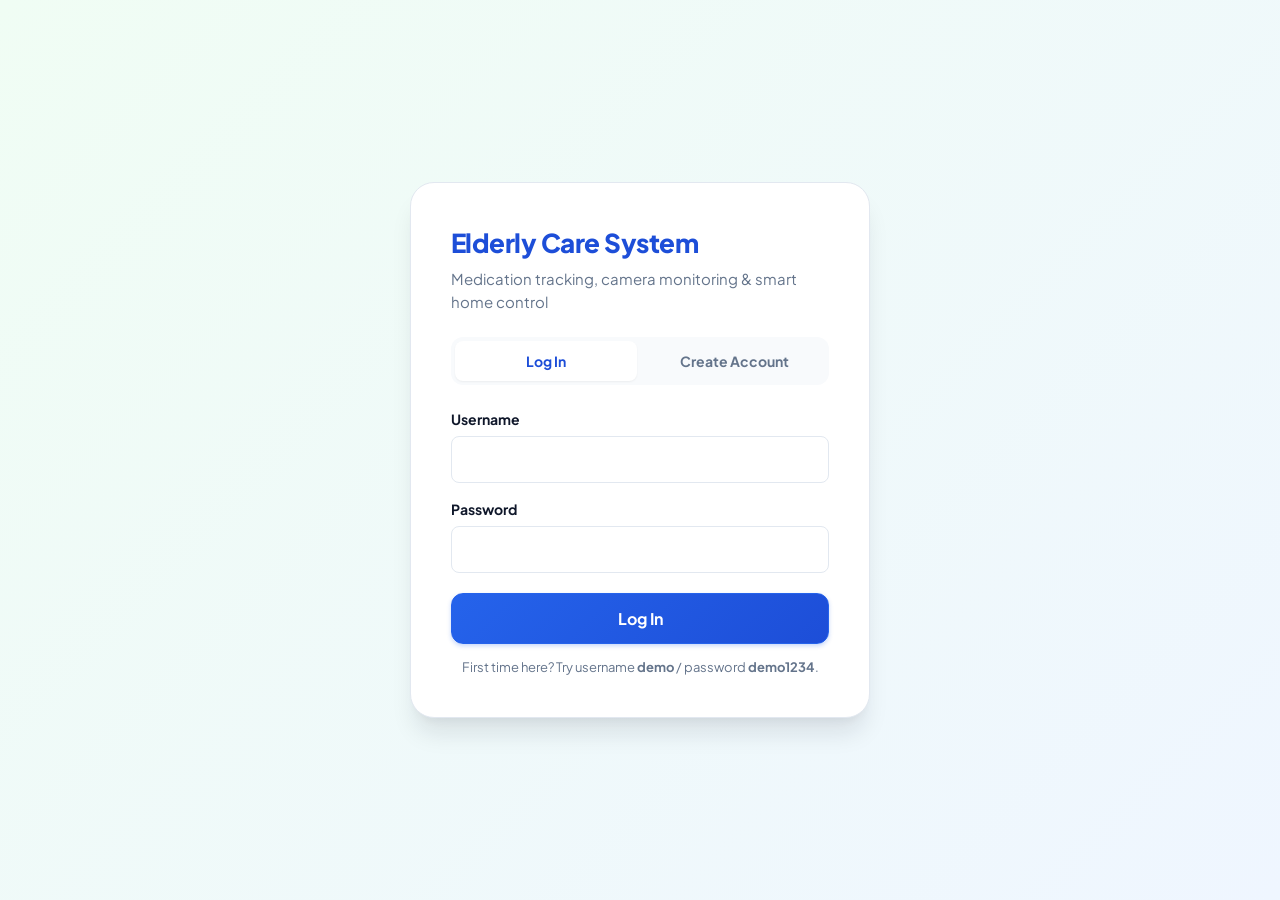
<file: frontend/cameras.html>
<!DOCTYPE html>
<html lang="en">
<head>
<meta charset="UTF-8">
<meta name="viewport" content="width=device-width, initial-scale=1.0">
<title>Cameras - Elderly Care System</title>
<link rel="stylesheet" href="css/style.css">
</head>
<body data-page="cameras">
<div class="app-shell">
  <div id="sidebar-placeholder"></div>
  <div class="main">
    <div class="topbar">
      <div>
        <h1>Camera Monitoring</h1>
        <div class="subtitle">Software-only simulated feeds - hardware-ready for real cameras later</div>
      </div>
      <button class="btn-primary btn-large role-camera-control" id="add-camera-btn">+ Add Camera</button>
    </div>

    <div class="section-note">This prototype simulates camera connections in software. The same API (connect / disconnect / stream) is what a real Raspberry Pi camera would use, so the frontend will not need to change later.</div>

    <div class="card role-camera-control" id="camera-form-card" style="display:none;">
      <h3 class="mt-0">Add Camera</h3>
      <form id="camera-form">
        <label for="cam-name">Camera Name</label>
        <input type="text" id="cam-name" required placeholder="e.g. Bedroom Camera">
        <label for="cam-location">Location</label>
        <input type="text" id="cam-location" placeholder="e.g. Bedroom">
        <div class="btn-row" style="margin-top:20px;">
          <button type="submit" class="btn-primary">Save Camera</button>
          <button type="button" id="cancel-camera-btn">Cancel</button>
        </div>
      </form>
    </div>

    <div id="camera-content">
      <div class="grid grid-2" id="camera-grid"></div>
      <div class="empty-state" id="camera-empty" style="display:none;">No cameras yet. Click "Add Camera" to create one.</div>
    </div>
    <div class="card no-access-card" id="camera-no-access" style="display:none;">
      Camera monitoring is only available to Patient and Family Member accounts.
    </div>
  </div>
</div>

<script src="js/api.js"></script>
<script src="js/common.js"></script>
<script src="js/cameras.js"></script>
</body>
</html>
</file>
<file: frontend/css/style.css>
/* Elderly Care System - Modern Professional Mobile-First Stylesheet
   Design goals: Premium healthcare design, mobile-first responsiveness,
   high accessibility, high-contrast, touch-optimized (48px+ targets),
   fluid micro-interactions and modern glassmorphism. */

@import url('https://fonts.googleapis.com/css2?family=Plus+Jakarta+Sans:wght@400;500;600;700;800&display=swap');

:root {
  --color-primary: #2563eb;
  --color-primary-light: #3b82f6;
  --color-primary-dark: #1d4ed8;
  --color-primary-bg: #eff6ff;
  
  --color-success: #059669;
  --color-success-light: #10b981;
  --color-success-bg: #ecfdf5;
  --color-success-border: #a7f3d0;
  
  --color-danger: #dc2626;
  --color-danger-light: #ef4444;
  --color-danger-bg: #fef2f2;
  --color-danger-border: #fecaca;
  
  --color-warning: #d97706;
  --color-warning-light: #f59e0b;
  --color-warning-bg: #fffbeb;
  --color-warning-border: #fde68a;
  
  --color-info: #0284c7;
  --color-info-bg: #f0f9ff;
  --color-info-border: #bae6fd;
  
  --color-bg: #f8fafc;
  --color-surface: #ffffff;
  --color-surface-hover: #f1f5f9;
  --color-surface-card: #ffffff;
  
  --color-text: #0f172a;
  --color-text-secondary: #334155;
  --color-text-muted: #64748b;
  --color-border: #e2e8f0;
  --color-border-light: #f1f5f9;
  
  --radius-sm: 8px;
  --radius: 12px;
  --radius-lg: 16px;
  --radius-xl: 24px;
  --radius-full: 9999px;
  
  --shadow-sm: 0 1px 2px 0 rgba(0, 0, 0, 0.05);
  --shadow: 0 4px 6px -1px rgba(15, 23, 42, 0.07), 0 2px 4px -2px rgba(15, 23, 42, 0.05);
  --shadow-md: 0 10px 15px -3px rgba(15, 23, 42, 0.08), 0 4px 6px -4px rgba(15, 23, 42, 0.04);
  --shadow-lg: 0 20px 25px -5px rgba(15, 23, 42, 0.1), 0 8px 10px -6px rgba(15, 23, 42, 0.05);
  --shadow-glow: 0 0 15px rgba(37, 99, 235, 0.2);

  --font-main: "Plus Jakarta Sans", -apple-system, BlinkMacSystemFont, "Segoe UI", Roboto, Helvetica, Arial, sans-serif;
  --safe-bottom: env(safe-area-inset-bottom, 0px);
}

* {
  box-sizing: border-box;
  -webkit-tap-highlight-color: transparent;
}

html, body {
  margin: 0;
  padding: 0;
  background: var(--color-bg);
  color: var(--color-text);
  font-family: var(--font-main);
  font-size: 16px;
  line-height: 1.5;
  -webkit-font-smoothing: antialiased;
  -moz-osx-font-smoothing: grayscale;
}

a {
  color: var(--color-primary);
  text-decoration: none;
}

/* ==========================================================================
   App Shell & Desktop Sidebar Layout
   ========================================================================== */

.app-shell {
  display: flex;
  min-height: 100vh;
  position: relative;
}

/* Desktop Sidebar (Left side on screens > 768px) */
.sidebar {
  width: 260px;
  flex-shrink: 0;
  background: var(--color-surface);
  border-right: 1px solid var(--color-border);
  padding: 24px 0;
  position: sticky;
  top: 0;
  height: 100vh;
  overflow-y: auto;
  display: flex;
  flex-direction: column;
  z-index: 40;
}

.sidebar .brand {
  font-size: 20px;
  font-weight: 800;
  padding: 0 24px 20px 24px;
  border-bottom: 1px solid var(--color-border);
  margin-bottom: 16px;
  color: var(--color-primary-dark);
  display: flex;
  align-items: center;
  gap: 10px;
  letter-spacing: -0.02em;
}

.sidebar .brand-icon {
  width: 32px;
  height: 32px;
  border-radius: 8px;
  background: linear-gradient(135deg, var(--color-primary), var(--color-primary-dark));
  color: #fff;
  display: flex;
  align-items: center;
  justify-content: center;
  font-size: 18px;
  box-shadow: var(--shadow-sm);
}

.sidebar nav {
  flex: 1;
  padding: 0 12px;
  display: flex;
  flex-direction: column;
  gap: 4px;
}

.sidebar nav a {
  display: flex;
  align-items: center;
  gap: 12px;
  padding: 12px 16px;
  color: var(--color-text-secondary);
  border-radius: var(--radius);
  font-size: 15px;
  font-weight: 600;
  transition: all 0.18s ease;
  position: relative;
}

.sidebar nav a:hover {
  background: var(--color-surface-hover);
  color: var(--color-primary-dark);
}

.sidebar nav a.active {
  background: var(--color-primary-bg);
  color: var(--color-primary);
  font-weight: 700;
}

.sidebar nav a.active::before {
  content: "";
  position: absolute;
  left: 0;
  top: 8px;
  bottom: 8px;
  width: 4px;
  border-radius: 0 4px 4px 0;
  background: var(--color-primary);
}

.sidebar .nav-icon {
  font-size: 18px;
  width: 24px;
  text-align: center;
  display: inline-flex;
  align-items: center;
  justify-content: center;
}

.unread-badge {
  display: inline-flex;
  align-items: center;
  justify-content: center;
  min-width: 20px;
  height: 20px;
  padding: 0 6px;
  border-radius: var(--radius-full);
  background: var(--color-danger);
  color: #fff;
  font-size: 11px;
  font-weight: 800;
  margin-left: auto;
  box-shadow: 0 2px 4px rgba(220, 38, 38, 0.3);
}

.sidebar-footer {
  margin-top: auto;
  padding: 16px 20px 8px 20px;
  border-top: 1px solid var(--color-border);
  background: #fafbfc;
}

.sidebar-user {
  margin-bottom: 12px;
}

.sidebar-user-name {
  font-weight: 700;
  font-size: 15px;
  color: var(--color-text);
  display: flex;
  align-items: center;
  flex-wrap: wrap;
  gap: 6px;
}

.sidebar-user-caregiver {
  color: var(--color-text-muted);
  font-size: 12px;
  margin-top: 2px;
  word-break: break-all;
}

/* ==========================================================================
   Mobile-First Header & Navigation Components
   ========================================================================== */

/* Mobile Topbar (Hidden on desktop) */
.mobile-topbar {
  display: none;
}

/* Mobile Bottom Navigation (Hidden on desktop) */
.mobile-bottom-nav {
  display: none;
}

/* Mobile Slide Drawer (Hidden on desktop) */
.mobile-drawer, .mobile-drawer-overlay {
  display: none;
}

@media (max-width: 768px) {
  .sidebar {
    display: none !important;
  }

  .app-shell {
    flex-direction: column;
    padding-top: 60px; /* space for fixed mobile topbar */
    padding-bottom: calc(68px + var(--safe-bottom)); /* space for fixed bottom nav */
  }

  /* Mobile Top Header */
  .mobile-topbar {
    display: flex;
    position: fixed;
    top: 0;
    left: 0;
    right: 0;
    height: 60px;
    background: rgba(255, 255, 255, 0.92);
    backdrop-filter: blur(12px);
    -webkit-backdrop-filter: blur(12px);
    border-bottom: 1px solid var(--color-border);
    align-items: center;
    justify-content: space-between;
    padding: 0 16px;
    z-index: 100;
    box-shadow: var(--shadow-sm);
  }

  .mobile-topbar-left {
    display: flex;
    align-items: center;
    gap: 10px;
  }

  .mobile-topbar-brand {
    font-size: 18px;
    font-weight: 800;
    color: var(--color-primary-dark);
    letter-spacing: -0.02em;
    display: flex;
    align-items: center;
    gap: 8px;
  }

  .mobile-topbar-brand .brand-icon {
    width: 28px;
    height: 28px;
    border-radius: 7px;
    background: linear-gradient(135deg, var(--color-primary), var(--color-primary-dark));
    color: #fff;
    display: flex;
    align-items: center;
    justify-content: center;
    font-size: 15px;
  }

  .mobile-topbar-actions {
    display: flex;
    align-items: center;
    gap: 8px;
  }

  .mobile-icon-btn {
    position: relative;
    width: 40px;
    height: 40px;
    border-radius: var(--radius-sm);
    border: 1px solid var(--color-border);
    background: var(--color-surface);
    color: var(--color-text);
    display: flex;
    align-items: center;
    justify-content: center;
    font-size: 18px;
    cursor: pointer;
    padding: 0;
    transition: all 0.15s ease;
  }

  .mobile-icon-btn:active {
    transform: scale(0.94);
    background: var(--color-surface-hover);
  }

  .mobile-icon-btn .unread-badge {
    position: absolute;
    top: -4px;
    right: -4px;
    min-width: 18px;
    height: 18px;
    font-size: 10px;
    padding: 0 4px;
  }

  /* Mobile Bottom Navigation Bar */
  .mobile-bottom-nav {
    display: flex;
    position: fixed;
    bottom: 0;
    left: 0;
    right: 0;
    height: calc(64px + var(--safe-bottom));
    padding-bottom: var(--safe-bottom);
    background: rgba(255, 255, 255, 0.96);
    backdrop-filter: blur(16px);
    -webkit-backdrop-filter: blur(16px);
    border-top: 1px solid var(--color-border);
    z-index: 100;
    box-shadow: 0 -4px 12px rgba(15, 23, 42, 0.05);
    justify-content: space-around;
    align-items: center;
  }

  .mobile-nav-tab {
    flex: 1;
    display: flex;
    flex-direction: column;
    align-items: center;
    justify-content: center;
    gap: 3px;
    color: var(--color-text-muted);
    text-decoration: none;
    font-size: 11px;
    font-weight: 600;
    height: 100%;
    position: relative;
    transition: all 0.15s ease;
    border: none;
    background: none;
    cursor: pointer;
    padding: 0;
  }

  .mobile-nav-tab:active {
    transform: scale(0.92);
  }

  .mobile-nav-tab .tab-icon {
    font-size: 20px;
    line-height: 1;
    position: relative;
  }

  .mobile-nav-tab.active {
    color: var(--color-primary);
    font-weight: 700;
  }

  .mobile-nav-tab.active .tab-icon {
    transform: translateY(-1px);
  }

  .mobile-nav-tab .tab-badge {
    position: absolute;
    top: -4px;
    right: -10px;
    min-width: 16px;
    height: 16px;
    border-radius: var(--radius-full);
    background: var(--color-danger);
    color: #fff;
    font-size: 9px;
    font-weight: 800;
    display: flex;
    align-items: center;
    justify-content: center;
    padding: 0 3px;
  }

  /* Mobile Drawer Overlay */
  .mobile-drawer-overlay {
    display: block;
    position: fixed;
    inset: 0;
    background: rgba(15, 23, 42, 0.5);
    backdrop-filter: blur(4px);
    -webkit-backdrop-filter: blur(4px);
    z-index: 150;
    opacity: 0;
    visibility: hidden;
    transition: opacity 0.25s ease, visibility 0.25s ease;
  }

  .mobile-drawer-overlay.open {
    opacity: 1;
    visibility: visible;
  }

  /* Mobile Slide Drawer */
  .mobile-drawer {
    display: flex;
    flex-direction: column;
    position: fixed;
    top: 0;
    right: 0;
    bottom: 0;
    width: min(85vw, 320px);
    background: var(--color-surface);
    z-index: 160;
    transform: translateX(100%);
    transition: transform 0.3s cubic-bezier(0.16, 1, 0.3, 1);
    box-shadow: -8px 0 25px rgba(0, 0, 0, 0.15);
    overflow-y: auto;
  }

  .mobile-drawer.open {
    transform: translateX(0);
  }

  .mobile-drawer-header {
    display: flex;
    align-items: center;
    justify-content: space-between;
    padding: 18px 20px;
    border-bottom: 1px solid var(--color-border);
  }

  .mobile-drawer-title {
    font-size: 17px;
    font-weight: 800;
    color: var(--color-primary-dark);
  }

  .mobile-drawer-close {
    background: none;
    border: none;
    font-size: 24px;
    line-height: 1;
    color: var(--color-text-muted);
    cursor: pointer;
    padding: 4px;
  }

  .mobile-drawer-user {
    padding: 16px 20px;
    background: var(--color-bg);
    border-bottom: 1px solid var(--color-border);
  }

  .mobile-drawer-nav {
    flex: 1;
    padding: 12px;
    display: flex;
    flex-direction: column;
    gap: 4px;
  }

  .mobile-drawer-nav a {
    display: flex;
    align-items: center;
    gap: 12px;
    padding: 12px 14px;
    color: var(--color-text);
    text-decoration: none;
    font-size: 15px;
    font-weight: 600;
    border-radius: var(--radius);
  }

  .mobile-drawer-nav a.active {
    background: var(--color-primary-bg);
    color: var(--color-primary);
    font-weight: 700;
  }

  .mobile-drawer-footer {
    padding: 16px 20px calc(16px + var(--safe-bottom));
    border-top: 1px solid var(--color-border);
  }
}

/* ==========================================================================
   Main Content Layout & Topbar
   ========================================================================== */

.main {
  flex: 1;
  min-width: 0;
  padding: 32px 40px 60px 40px;
}

.topbar {
  display: flex;
  justify-content: space-between;
  align-items: center;
  margin-bottom: 24px;
  flex-wrap: wrap;
  gap: 14px;
}

.topbar h1 {
  margin: 0;
  font-size: 28px;
  font-weight: 800;
  letter-spacing: -0.02em;
  color: var(--color-text);
}

.topbar .subtitle {
  color: var(--color-text-muted);
  font-size: 15px;
  margin-top: 4px;
  font-weight: 500;
}

/* ==========================================================================
   Cards & Responsive Grid System
   ========================================================================== */

.card {
  background: var(--color-surface);
  border: 1px solid var(--color-border);
  border-radius: var(--radius);
  padding: 24px;
  box-shadow: var(--shadow);
  margin-bottom: 24px;
  transition: transform 0.15s ease, box-shadow 0.15s ease;
}

.card h2 {
  font-size: 20px;
  font-weight: 700;
  margin: 0 0 16px 0;
  color: var(--color-text);
  letter-spacing: -0.01em;
}

.card h3 {
  font-size: 17px;
  font-weight: 700;
  margin: 0 0 12px 0;
  color: var(--color-text);
}

.grid {
  display: grid;
  gap: 20px;
}

.grid-4 { grid-template-columns: repeat(4, 1fr); }
.grid-3 { grid-template-columns: repeat(3, 1fr); }
.grid-2 { grid-template-columns: repeat(2, 1fr); }

@media (max-width: 1100px) {
  .grid-4 { grid-template-columns: repeat(2, 1fr); }
}

@media (max-width: 768px) {
  .main {
    padding: 16px 14px 24px 14px;
  }

  .topbar {
    margin-bottom: 16px;
    gap: 10px;
  }

  .topbar h1 {
    font-size: 22px;
  }

  .topbar .subtitle {
    font-size: 13px;
  }

  .topbar .btn-large {
    width: 100%;
  }

  .card {
    padding: 16px;
    border-radius: var(--radius);
    margin-bottom: 16px;
  }

  .card h2 {
    font-size: 18px;
    margin-bottom: 12px;
  }

  .grid {
    gap: 12px;
  }

  .grid-4, .grid-3, .grid-2 {
    grid-template-columns: 1fr;
  }

  /* Keep stat tiles 2-column on mobile for compact professional dashboard */
  #stat-tiles.grid-4 {
    grid-template-columns: repeat(2, 1fr);
  }
}

@media (max-width: 380px) {
  #stat-tiles.grid-4 {
    grid-template-columns: 1fr;
  }
}

/* ==========================================================================
   Stat Tiles (High-Clarity Dashboard KPI Cards)
   ========================================================================== */

.stat-tile {
  background: var(--color-surface);
  border: 1px solid var(--color-border);
  border-radius: var(--radius);
  padding: 18px 20px;
  box-shadow: var(--shadow-sm);
  display: flex;
  flex-direction: column;
  position: relative;
  overflow: hidden;
  transition: all 0.2s ease;
}

.stat-tile::before {
  content: "";
  position: absolute;
  top: 0;
  left: 0;
  right: 0;
  height: 3px;
  background: var(--color-border);
}

.stat-tile.primary::before { background: linear-gradient(90deg, var(--color-primary), var(--color-primary-light)); }
.stat-tile.success::before { background: linear-gradient(90deg, var(--color-success), var(--color-success-light)); }
.stat-tile.danger::before { background: linear-gradient(90deg, var(--color-danger), var(--color-danger-light)); }
.stat-tile.warning::before { background: linear-gradient(90deg, var(--color-warning), var(--color-warning-light)); }

.stat-tile .stat-label {
  color: var(--color-text-muted);
  font-size: 13px;
  font-weight: 700;
  text-transform: uppercase;
  letter-spacing: 0.04em;
}

.stat-tile .stat-value {
  font-size: 32px;
  font-weight: 800;
  margin-top: 6px;
  letter-spacing: -0.02em;
  color: var(--color-text);
}

.stat-tile.success .stat-value { color: var(--color-success); }
.stat-tile.danger .stat-value { color: var(--color-danger); }
.stat-tile.warning .stat-value { color: var(--color-warning); }
.stat-tile.primary .stat-value { color: var(--color-primary-dark); }

@media (max-width: 768px) {
  .stat-tile {
    padding: 14px;
  }
  .stat-tile .stat-label {
    font-size: 11px;
  }
  .stat-tile .stat-value {
    font-size: 24px;
  }
}

/* ==========================================================================
   Buttons & Interactive Elements (Touch-Friendly 44px+ min)
   ========================================================================== */

button, .btn {
  font-family: inherit;
  font-size: 15px;
  font-weight: 600;
  padding: 10px 18px;
  min-height: 42px;
  border-radius: var(--radius-sm);
  border: 1px solid var(--color-border);
  background: var(--color-surface);
  color: var(--color-text-secondary);
  cursor: pointer;
  display: inline-flex;
  align-items: center;
  justify-content: center;
  gap: 8px;
  transition: all 0.15s ease;
  user-select: none;
}

button:hover, .btn:hover {
  background: var(--color-surface-hover);
  border-color: #cbd5e1;
}

button:active, .btn:active {
  transform: scale(0.98);
}

button:disabled {
  opacity: 0.5;
  cursor: not-allowed;
  transform: none !important;
}

.btn-primary {
  background: linear-gradient(135deg, var(--color-primary), var(--color-primary-dark));
  border-color: var(--color-primary);
  color: #fff !important;
  box-shadow: 0 2px 4px rgba(37, 99, 235, 0.25);
}

.btn-primary:hover {
  background: var(--color-primary-dark);
  border-color: var(--color-primary-dark);
  box-shadow: 0 4px 8px rgba(37, 99, 235, 0.35);
}

.btn-success {
  background: linear-gradient(135deg, var(--color-success-light), var(--color-success));
  border-color: var(--color-success);
  color: #fff !important;
  box-shadow: 0 2px 4px rgba(5, 150, 105, 0.25);
}

.btn-success:hover {
  background: var(--color-success);
}

.btn-danger {
  background: linear-gradient(135deg, var(--color-danger-light), var(--color-danger));
  border-color: var(--color-danger);
  color: #fff !important;
  box-shadow: 0 2px 4px rgba(220, 38, 38, 0.25);
}

.btn-danger:hover {
  background: var(--color-danger);
}

.btn-large {
  font-size: 16px;
  padding: 14px 24px;
  min-height: 48px;
  border-radius: var(--radius);
  font-weight: 700;
}

.btn-block {
  width: 100%;
}

.btn-sm {
  padding: 6px 12px;
  font-size: 13px;
  min-height: 34px;
}

.btn-row {
  display: flex;
  gap: 10px;
  flex-wrap: wrap;
  align-items: center;
}

@media (max-width: 600px) {
  .btn-row {
    width: 100%;
  }
  .btn-row > button, .btn-row > .btn {
    flex: 1 1 120px;
  }
}

/* ==========================================================================
   Forms & Controls
   ========================================================================== */

label {
  display: block;
  font-weight: 700;
  font-size: 14px;
  margin-bottom: 6px;
  margin-top: 16px;
  color: var(--color-text);
}

label:first-child {
  margin-top: 0;
}

input, select, textarea {
  width: 100%;
  font-family: inherit;
  font-size: 16px; /* Prevents auto-zoom in iOS Safari */
  padding: 12px 14px;
  border: 1.5px solid var(--color-border);
  border-radius: var(--radius-sm);
  background: #fff;
  color: var(--color-text);
  min-height: 46px;
  transition: border-color 0.15s ease, box-shadow 0.15s ease;
}

input:focus, select:focus, textarea:focus {
  outline: none;
  border-color: var(--color-primary);
  box-shadow: 0 0 0 3px rgba(37, 99, 235, 0.15);
}

.form-hint {
  color: var(--color-text-muted);
  font-size: 13px;
  margin-top: 6px;
  line-height: 1.4;
}

.checkbox-row {
  display: flex;
  align-items: center;
  gap: 10px;
  margin-top: 16px;
  cursor: pointer;
}

.checkbox-row input {
  width: 20px;
  height: 20px;
  min-height: 20px;
  cursor: pointer;
}

/* ==========================================================================
   Tables & Mobile Responsive Card Transformations
   ========================================================================== */

table {
  width: 100%;
  border-collapse: collapse;
}

th, td {
  text-align: left;
  padding: 14px 12px;
  border-bottom: 1px solid var(--color-border);
  font-size: 15px;
}

th {
  color: var(--color-text-muted);
  font-size: 12px;
  font-weight: 700;
  text-transform: uppercase;
  letter-spacing: 0.05em;
  background: #fafbfc;
}

tr:last-child td {
  border-bottom: none;
}

.table-wrap {
  width: 100%;
  overflow-x: auto;
  border-radius: var(--radius-sm);
}

/* Transform Table into Sleek Mobile Cards on Screens <= 768px */
@media (max-width: 768px) {
  .table-wrap {
    overflow-x: visible;
  }

  table {
    display: block;
    width: 100%;
    min-width: 0 !important;
  }

  table thead {
    display: none; /* Hide traditional table headers on mobile */
  }

  table tbody {
    display: flex;
    flex-direction: column;
    gap: 12px;
    width: 100%;
  }

  table tr {
    display: flex;
    flex-direction: column;
    background: #ffffff;
    border: 1px solid var(--color-border);
    border-radius: var(--radius);
    padding: 14px 16px;
    box-shadow: var(--shadow-sm);
    gap: 6px;
  }

  table tr:hover {
    background: #ffffff;
  }

  table td {
    display: flex;
    justify-content: space-between;
    align-items: center;
    padding: 5px 0;
    border-bottom: 1px dashed var(--color-border-light);
    font-size: 14px;
  }

  table td:last-child {
    border-bottom: none;
    padding-top: 8px;
    margin-top: 4px;
    justify-content: flex-start;
  }

  table td::before {
    content: attr(data-label);
    font-weight: 700;
    color: var(--color-text-muted);
    font-size: 12px;
    text-transform: uppercase;
    letter-spacing: 0.03em;
    flex-shrink: 0;
    margin-right: 12px;
  }

  table td:has(> .btn-row),
  table td:has(> button.role-patient-only) {
    display: flex;
    width: 100%;
  }

  table td .btn-row {
    width: 100%;
    display: flex;
    gap: 6px;
  }

  table td .btn-row > * {
    flex: 1;
    min-height: 38px;
    font-size: 13px;
  }
}

/* ==========================================================================
   Badges, Status Pills & Tags
   ========================================================================== */

.badge {
  display: inline-flex;
  align-items: center;
  gap: 5px;
  padding: 4px 10px;
  border-radius: var(--radius-full);
  font-size: 12px;
  font-weight: 700;
  letter-spacing: 0.02em;
  text-transform: uppercase;
  white-space: nowrap;
}

.badge::before {
  content: "";
  display: inline-block;
  width: 6px;
  height: 6px;
  border-radius: 50%;
  background: currentColor;
}

.badge-taken { background: var(--color-success-bg); color: var(--color-success); border: 1px solid var(--color-success-border); }
.badge-missed { background: var(--color-danger-bg); color: var(--color-danger); border: 1px solid var(--color-danger-border); }
.badge-pending { background: var(--color-warning-bg); color: var(--color-warning); border: 1px solid var(--color-warning-border); }
.badge-low { background: var(--color-danger-bg); color: var(--color-danger); border: 1px solid var(--color-danger-border); }
.badge-normal { background: var(--color-success-bg); color: var(--color-success); border: 1px solid var(--color-success-border); }
.badge-on { background: var(--color-success-bg); color: var(--color-success); border: 1px solid var(--color-success-border); }
.badge-off { background: #f1f5f9; color: var(--color-text-muted); border: 1px solid var(--color-border); }
.badge-online { background: var(--color-success-bg); color: var(--color-success); border: 1px solid var(--color-success-border); }
.badge-offline { background: #f1f5f9; color: var(--color-text-muted); border: 1px solid var(--color-border); }
.badge-streaming { background: var(--color-info-bg); color: var(--color-info); border: 1px solid var(--color-info-border); }

.role-badge {
  display: inline-flex;
  align-items: center;
  padding: 2px 8px;
  border-radius: var(--radius-full);
  font-size: 11px;
  font-weight: 700;
  background: var(--color-primary-bg);
  color: var(--color-primary-dark);
  border: 1px solid #bfdbfe;
  vertical-align: middle;
}

/* ==========================================================================
   Toasts & Notifications System
   ========================================================================== */

#toast-container {
  position: fixed;
  top: 20px;
  right: 20px;
  z-index: 9999;
  display: flex;
  flex-direction: column;
  gap: 10px;
  max-width: 380px;
  pointer-events: none;
}

.toast {
  pointer-events: auto;
  background: var(--color-text);
  color: #fff;
  padding: 14px 18px;
  border-radius: var(--radius);
  box-shadow: var(--shadow-lg);
  font-size: 14px;
  font-weight: 600;
  animation: slideInToast 0.3s cubic-bezier(0.16, 1, 0.3, 1);
  display: flex;
  align-items: center;
  gap: 10px;
}

@keyframes slideInToast {
  from { opacity: 0; transform: translateY(-12px) scale(0.95); }
  to { opacity: 1; transform: translateY(0) scale(1); }
}

.toast.error { background: var(--color-danger); }
.toast.success { background: var(--color-success); }

@media (max-width: 600px) {
  #toast-container {
    top: 70px;
    left: 14px;
    right: 14px;
    max-width: none;
  }
}

/* ==========================================================================
   Medication Reminder Modal (High-Priority Bottom Sheet on Mobile)
   ========================================================================== */

.modal-overlay {
  position: fixed;
  inset: 0;
  background: rgba(15, 23, 42, 0.7);
  backdrop-filter: blur(8px);
  -webkit-backdrop-filter: blur(8px);
  display: flex;
  align-items: center;
  justify-content: center;
  z-index: 9999;
  padding: 16px;
  animation: fadeIn 0.25s ease;
}

@keyframes fadeIn {
  from { opacity: 0; }
  to { opacity: 1; }
}

.reminder-modal {
  background: #ffffff;
  border-radius: var(--radius-xl);
  padding: 36px 28px;
  max-width: 480px;
  width: 100%;
  text-align: center;
  box-shadow: var(--shadow-lg);
  border-top: 8px solid var(--color-warning-light);
  animation: scaleUp 0.3s cubic-bezier(0.16, 1, 0.3, 1);
}

@keyframes scaleUp {
  from { transform: scale(0.92); opacity: 0; }
  to { transform: scale(1); opacity: 1; }
}

.reminder-modal .reminder-kicker {
  color: var(--color-warning);
  font-weight: 800;
  letter-spacing: 0.08em;
  font-size: 13px;
  text-transform: uppercase;
  margin-bottom: 8px;
}

.reminder-modal h2 {
  font-size: 28px;
  font-weight: 800;
  margin: 0 0 6px 0;
  color: var(--color-text);
  letter-spacing: -0.02em;
}

.reminder-modal .reminder-dose {
  font-size: 18px;
  color: var(--color-primary-dark);
  font-weight: 700;
  margin-bottom: 6px;
}

.reminder-modal .reminder-time {
  font-size: 14px;
  color: var(--color-text-muted);
  margin-bottom: 24px;
}

.reminder-modal .btn-row {
  flex-direction: column;
  gap: 12px;
}

.reminder-modal .btn-large {
  width: 100%;
  font-size: 18px;
  padding: 16px;
}

@media (max-width: 600px) {
  .modal-overlay {
    padding: 0;
    align-items: flex-end;
  }
  .reminder-modal {
    max-width: none;
    border-radius: var(--radius-xl) var(--radius-xl) 0 0;
    padding: 28px 20px calc(24px + var(--safe-bottom));
  }
}

/* ==========================================================================
   Notification Items & Lists
   ========================================================================== */

.notification-item {
  display: flex;
  gap: 14px;
  padding: 16px;
  border-bottom: 1px solid var(--color-border);
  border-radius: var(--radius-sm);
  transition: background 0.15s ease;
}

.notification-item:last-child {
  border-bottom: none;
}

.notification-item.unread {
  background: var(--color-primary-bg);
  border: 1px solid #bfdbfe;
}

.notification-item .n-title {
  font-weight: 700;
  font-size: 15px;
  color: var(--color-text);
}

.notification-item .n-meta {
  color: var(--color-text-muted);
  font-size: 13px;
  margin-top: 4px;
  line-height: 1.4;
}

/* ==========================================================================
   Camera Feeds & IoT Devices
   ========================================================================== */

.camera-tile, .device-tile, .sensor-tile {
  background: var(--color-surface);
  border: 1px solid var(--color-border);
  border-radius: var(--radius);
  padding: 20px;
  box-shadow: var(--shadow-sm);
}

.camera-feed {
  margin-top: 14px;
  height: 180px;
  border-radius: var(--radius-sm);
  background: repeating-linear-gradient(135deg, #1e293b, #1e293b 12px, #0f172a 12px, #0f172a 24px);
  color: #94a3b8;
  display: flex;
  align-items: center;
  justify-content: center;
  font-size: 14px;
  font-weight: 600;
  text-align: center;
  padding: 10px;
}

.camera-feed.offline {
  background: #f1f5f9;
  color: var(--color-text-muted);
  border: 1px dashed var(--color-border);
}

.device-tile .device-header {
  display: flex;
  justify-content: space-between;
  align-items: flex-start;
}

/* ==========================================================================
   Auth & Onboarding Pages
   ========================================================================== */

.auth-page {
  min-height: 100vh;
  display: flex;
  align-items: center;
  justify-content: center;
  padding: 20px;
  background: linear-gradient(135deg, #f0fdf4 0%, #eff6ff 100%);
}

.auth-card {
  background: var(--color-surface);
  border: 1px solid var(--color-border);
  border-radius: var(--radius-xl);
  box-shadow: var(--shadow-lg);
  padding: 40px;
  max-width: 460px;
  width: 100%;
}

.auth-card h1 {
  margin: 0 0 6px 0;
  font-size: 26px;
  font-weight: 800;
  letter-spacing: -0.02em;
  color: var(--color-primary-dark);
}

.auth-card .subtitle {
  color: var(--color-text-muted);
  margin-bottom: 24px;
  font-size: 15px;
}

.auth-tabs {
  display: flex;
  gap: 6px;
  margin-bottom: 24px;
  background: var(--color-bg);
  padding: 4px;
  border-radius: var(--radius);
}

.auth-tab {
  flex: 1;
  text-align: center;
  padding: 10px 14px;
  cursor: pointer;
  font-weight: 700;
  font-size: 14px;
  color: var(--color-text-muted);
  background: transparent;
  border: none;
  border-radius: var(--radius-sm);
  min-height: 40px;
  transition: all 0.15s ease;
}

.auth-tab.active {
  background: #ffffff;
  color: var(--color-primary-dark);
  box-shadow: var(--shadow-sm);
}

.auth-error {
  background: var(--color-danger-bg);
  color: var(--color-danger);
  border: 1px solid var(--color-danger-border);
  padding: 12px 16px;
  border-radius: var(--radius-sm);
  font-size: 14px;
  font-weight: 600;
  margin-bottom: 18px;
  display: none;
}

.auth-error.visible {
  display: block;
}

@media (max-width: 480px) {
  .auth-page {
    padding: 16px 12px;
    align-items: flex-start;
  }
  .auth-card {
    padding: 24px 18px;
    border-radius: var(--radius-lg);
  }
  .auth-card h1 {
    font-size: 22px;
  }
}

/* ==========================================================================
   Setup Wizard
   ========================================================================== */

.setup-wizard {
  max-width: 720px;
  margin: 0 auto;
  padding: 40px 20px 80px 20px;
}

.setup-steps {
  display: flex;
  gap: 8px;
  margin: 20px 0 28px 0;
}

.setup-step-dot {
  flex: 1;
  height: 6px;
  border-radius: 4px;
  background: var(--color-border);
  transition: background 0.3s ease;
}

.setup-step-dot.done, .setup-step-dot.active {
  background: var(--color-primary);
}

.setup-list-item {
  display: flex;
  justify-content: space-between;
  align-items: center;
  padding: 14px 16px;
  border: 1px solid var(--color-border);
  border-radius: var(--radius-sm);
  margin-top: 10px;
  background: #fafbfc;
}

@media (max-width: 600px) {
  .setup-wizard {
    padding: 20px 14px 40px 14px;
  }
  .setup-list-item {
    flex-direction: column;
    align-items: stretch;
    gap: 10px;
  }
}

/* ==========================================================================
   Utilities & State Modifiers
   ========================================================================== */

.empty-state {
  color: var(--color-text-muted);
  text-align: center;
  padding: 36px 16px;
  font-size: 15px;
}

.text-muted { color: var(--color-text-muted); }
.mt-0 { margin-top: 0; }

.section-note {
  background: var(--color-info-bg);
  border: 1px solid var(--color-info-border);
  color: var(--color-info);
  padding: 14px 18px;
  border-radius: var(--radius-sm);
  font-size: 14px;
  font-weight: 500;
  margin-bottom: 20px;
  line-height: 1.5;
}

.no-access-card {
  text-align: center;
  padding: 60px 24px;
  color: var(--color-text-muted);
}

/* Role-based display guards */
body[data-role="CARETAKER"] .role-patient-only,
body[data-role="DOCTOR"] .role-patient-only,
body[data-role="CARETAKER"] .role-medication-write,
body[data-role="DOCTOR"] .role-medication-write,
body[data-role="CARETAKER"] .role-camera-control,
body[data-role="DOCTOR"] .role-camera-control,
body[data-role="PATIENT"] .role-non-patient-only {
  display: none !important;
}
</file>
